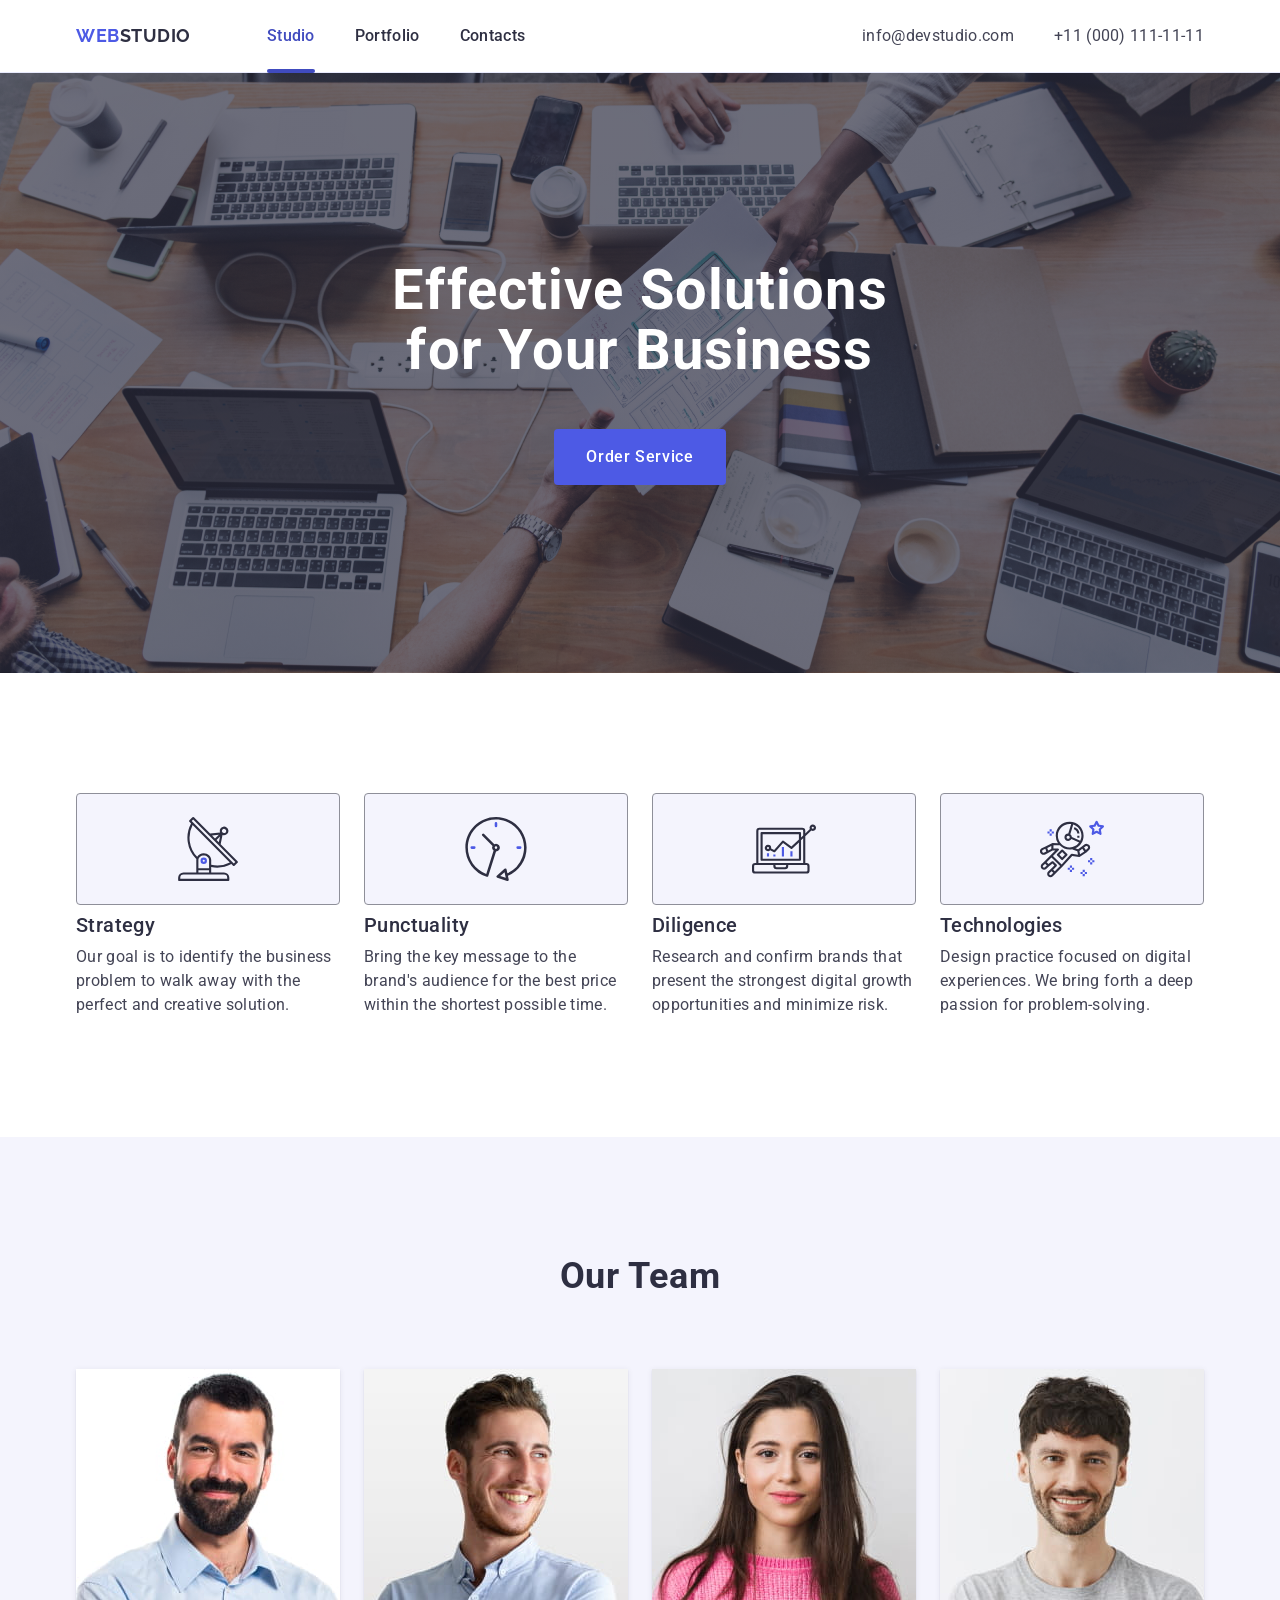
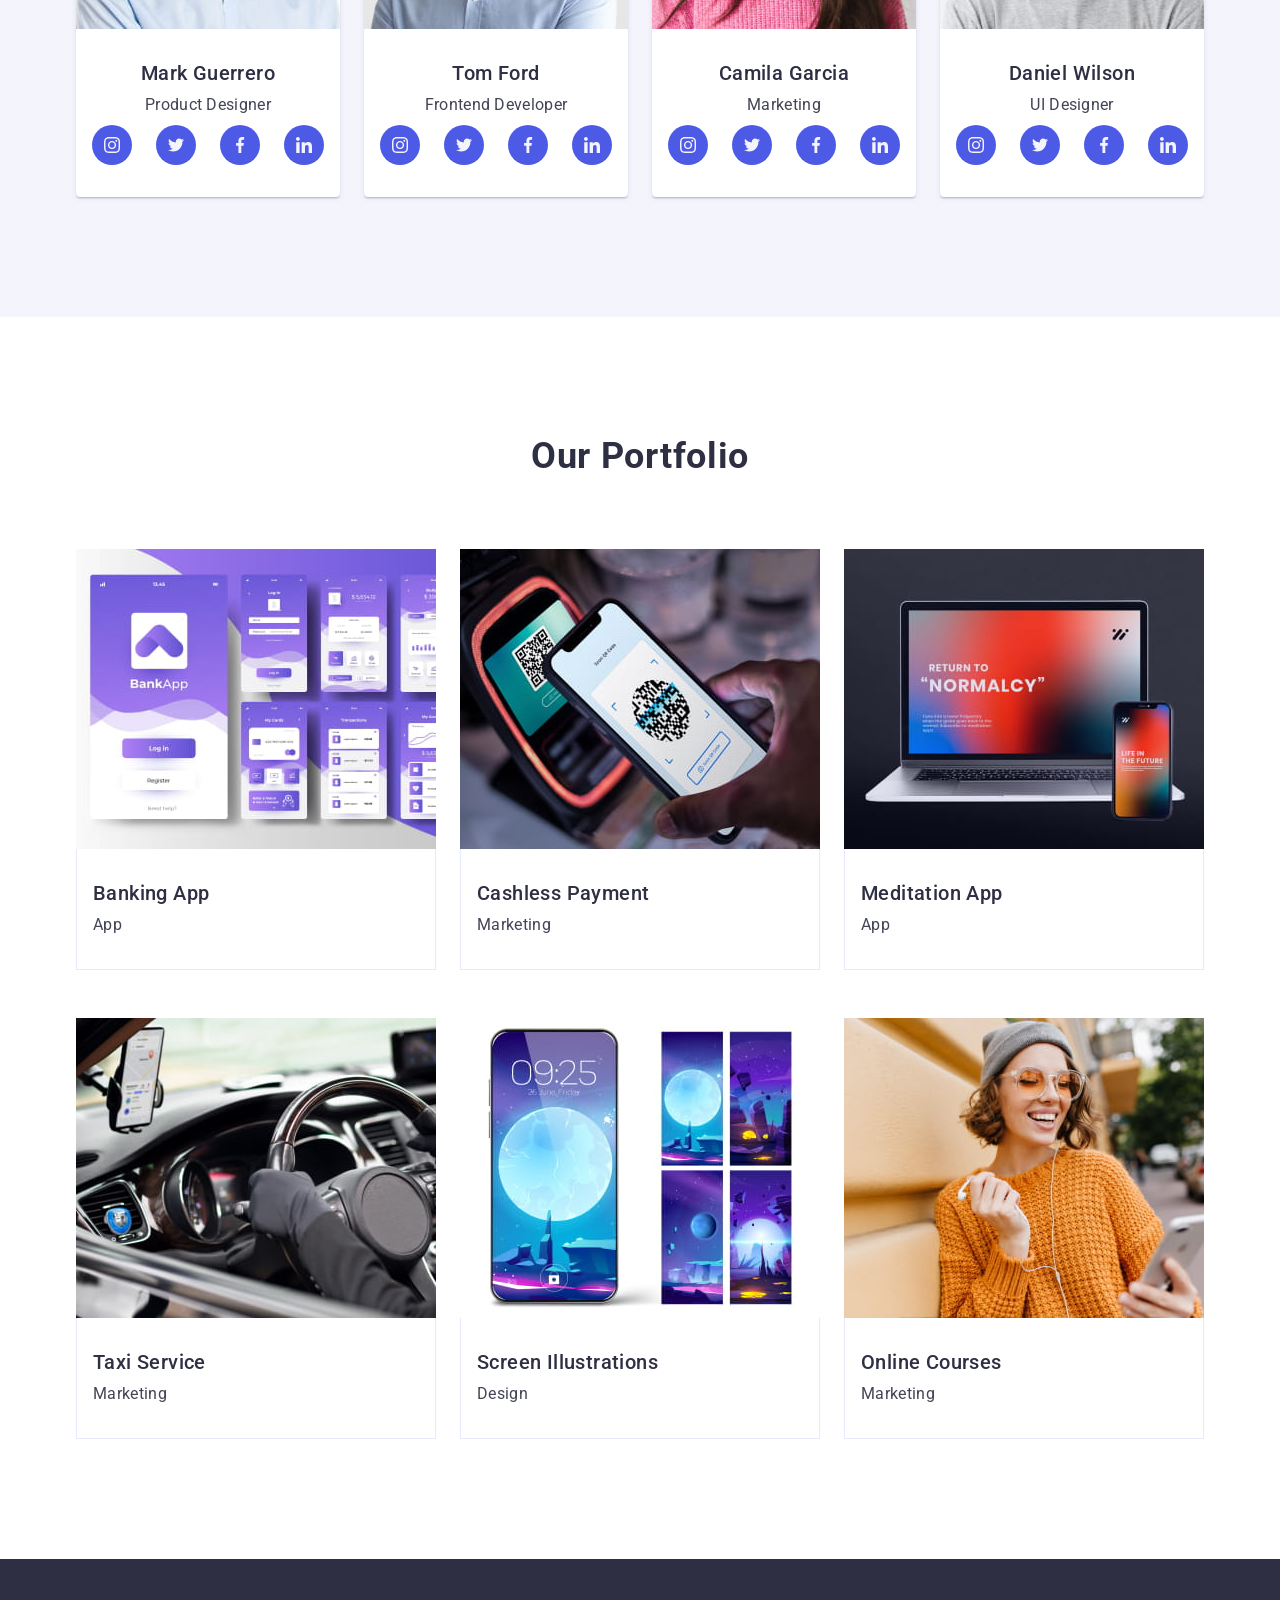
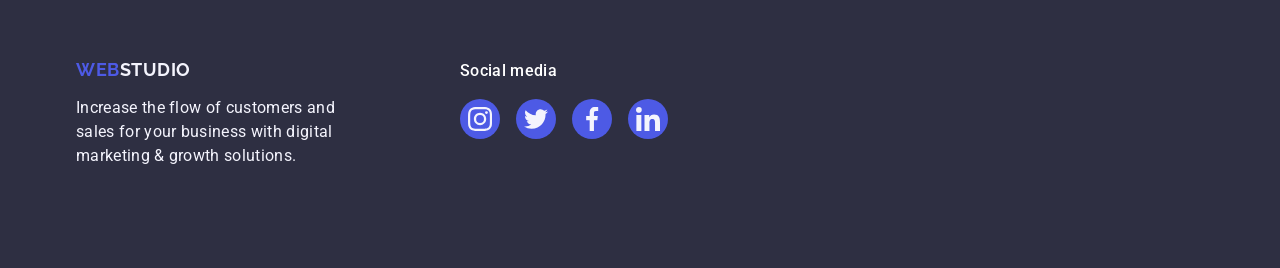
<file: index.html>
<!DOCTYPE html>
<html lang="en">
  <head>
    <meta charset="UTF-8" />
    <meta name="viewport" content="width=device-width, initial-scale=1.0" />
    <title>WebStudio</title>

    <link
      rel="stylesheet"
      href="https://cdn.jsdelivr.net/npm/modern-normalize@2.0.0/modern-normalize.min.css"
    />

    <link rel="stylesheet" href="./css/styles.css" />

    <link rel="preconnect" href="https://fonts.googleapis.com" />
    <link rel="preconnect" href="https://fonts.gstatic.com" crossorigin />
    <link
      href="https://fonts.googleapis.com/css2?family=Raleway:ital,wght@0,100..900;1,100..900&family=Roboto:wght@400;500;700&display=swap"
      rel="stylesheet"
    />
  </head>

  <body>
    <!-- Header -->
    <header class="header">
      <div class="container header-container">
        <nav class="header-nav">
          <a href="./index.html" class="logo header-logo"
            >Web<span class="logo-dark">Studio</span></a
          >
          <ul class="header-nav-list">
            <li class="header-nav-item">
              <a href="./index.html" class="header-nav-link active">Studio</a>
            </li>
            <li class="header-nav-item">
              <a href="" class="header-nav-link">Portfolio</a>
            </li>
            <li class="header-nav-item">
              <a href="" class="header-nav-link">Contacts</a>
            </li>
          </ul>
        </nav>
        <address class="header-adress">
          <ul class="header-adress-list">
            <li class="header-adress-item">
              <a
                class="header-adress-link"
                href="mailto:info@devstudio.com"
                target="_blank"
                rel="noopener noreferrer nofollow"
                >info@devstudio.com</a
              >
            </li>
            <li class="header-adress-item">
              <a
                class="header-adress-link"
                href="tel:+110001111111"
                target="_blank"
                rel="noopener noreferrer nofollow"
                >+11 (000) 111-11-11</a
              >
            </li>
          </ul>
        </address>
      </div>
    </header>

    <main>
      <!-- Hero -->
      <section class="hero">
        <div class="container hero-container">
          <h1 class="hero-title">Effective Solutions for Your Business</h1>
          <button type="button" class="btn hero-btn">Order Service</button>
        </div>
      </section>

      <!-- Values -->
      <section class="section values">
        <div class="container values-container">
          <h2 class="visually-hidden">Our Values</h2>
          <ul class="values-list">
            <li class="values-item">
              <div class="values-icon-box">
                <svg class="values-icon" width="64" height="64">
                  <use href="./images/icons.svg#strategy"></use>
                </svg>
              </div>
              <h3 class="values-item-title">Strategy</h3>
              <p class="values-item-caption">
                Our goal is to identify the business problem to walk away with
                the perfect and creative solution.
              </p>
            </li>
            <li class="values-item">
              <div class="values-icon-box">
                <svg class="values-icon" width="64" height="64">
                  <use href="./images/icons.svg#punctuality"></use>
                </svg>
              </div>
              <h3 class="values-item-title">Punctuality</h3>
              <p class="values-item-caption">
                Bring the key message to the brand's audience for the best price
                within the shortest possible time.
              </p>
            </li>
            <li class="values-item">
              <div class="values-icon-box">
                <svg class="values-icon" width="64" height="64">
                  <use href="./images/icons.svg#diligence"></use>
                </svg>
              </div>
              <h3 class="values-item-title">Diligence</h3>
              <p class="values-item-caption">
                Research and confirm brands that present the strongest digital
                growth opportunities and minimize risk.
              </p>
            </li>
            <li class="values-item">
              <div class="values-icon-box">
                <svg class="values-icon" width="64" height="64">
                  <use href="./images/icons.svg#technologies"></use>
                </svg>
              </div>
              <h3 class="values-item-title">Technologies</h3>
              <p class="values-item-caption">
                Design practice focused on digital experiences. We bring forth a
                deep passion for problem-solving.
              </p>
            </li>
          </ul>
        </div>
      </section>

      <!-- Team -->
      <section class="section team">
        <div class="container team-container">
          <h2 class="title team-title">Our Team</h2>

          <ul class="team-list">
            <li class="team-item">
              <img
                src="./images/team/img-01.jpg"
                alt="Team member Mark Guerrero"
                class="team-item-img"
                width="264"
                height="260"
              />
              <div class="team-item-caption">
                <h3 class="team-item-name">Mark Guerrero</h3>
                <p class="team-item-position">Product Designer</p>
                <ul class="team-item-socials">
                  <li class="team-item-social">
                    <a
                      href="https://www.instagram.com/"
                      class="team-item-link"
                      target="_blank"
                      aria-label="instagram"
                      rel="noopener noreferrer nofollow"
                    >
                      <svg class="team-item-icon" width="16" height="16">
                        <use href="./images/icons.svg#instagram"></use>
                      </svg>
                    </a>
                  </li>
                  <li class="team-item-social">
                    <a
                      href="https://www.twitter.com/"
                      class="team-item-link"
                      target="_blank"
                      aria-label="twitter"
                      rel="noopener noreferrer nofollow"
                    >
                      <svg class="team-item-icon" width="16" height="16">
                        <use href="./images/icons.svg#twitter"></use>
                      </svg>
                    </a>
                  </li>
                  <li class="team-item-social">
                    <a
                      href="https://www.facebook.com/"
                      class="team-item-link"
                      target="_blank"
                      aria-label="facebook"
                      rel="noopener noreferrer nofollow"
                    >
                      <svg class="team-item-icon" width="16" height="16">
                        <use href="./images/icons.svg#facebook"></use>
                      </svg>
                    </a>
                  </li>
                  <li class="team-item-social">
                    <a
                      href="https://www.linkedin.com/"
                      class="team-item-link"
                      target="_blank"
                      aria-label="linkedin"
                      rel="noopener noreferrer nofollow"
                    >
                      <svg class="team-item-icon" width="16" height="16">
                        <use href="./images/icons.svg#linkedin"></use>
                      </svg>
                    </a>
                  </li>
                </ul>
              </div>
            </li>

            <li class="team-item">
              <img
                src="./images/team/img-02.jpg"
                alt="Team member Tom Ford"
                class="team-item-img"
                width="264"
                height="260"
              />
              <div class="team-item-caption">
                <h3 class="team-item-name">Tom Ford</h3>
                <p class="team-item-position">Frontend Developer</p>
                <ul class="team-item-socials">
                  <li class="team-item-social">
                    <a
                      href="https://www.instagram.com/"
                      class="team-item-link"
                      target="_blank"
                      aria-label="instagram"
                      rel="noopener noreferrer nofollow"
                    >
                      <svg class="team-item-icon" width="16" height="16">
                        <use href="./images/icons.svg#instagram"></use>
                      </svg>
                    </a>
                  </li>
                  <li class="team-item-social">
                    <a
                      href="https://www.twitter.com/"
                      class="team-item-link"
                      target="_blank"
                      aria-label="twitter"
                      rel="noopener noreferrer nofollow"
                    >
                      <svg class="team-item-icon" width="16" height="16">
                        <use href="./images/icons.svg#twitter"></use>
                      </svg>
                    </a>
                  </li>
                  <li class="team-item-social">
                    <a
                      href="https://www.facebook.com/"
                      class="team-item-link"
                      target="_blank"
                      aria-label="facebook"
                      rel="noopener noreferrer nofollow"
                    >
                      <svg class="team-item-icon" width="16" height="16">
                        <use href="./images/icons.svg#facebook"></use>
                      </svg>
                    </a>
                  </li>
                  <li class="team-item-social">
                    <a
                      href="https://www.linkedin.com/"
                      class="team-item-link"
                      target="_blank"
                      aria-label="linkedin"
                      rel="noopener noreferrer nofollow"
                    >
                      <svg class="team-item-icon" width="16" height="16">
                        <use href="./images/icons.svg#linkedin"></use>
                      </svg>
                    </a>
                  </li>
                </ul>
              </div>
            </li>

            <li class="team-item">
              <img
                src="./images/team/img-03.jpg"
                alt="Team member Camila Garcia"
                class="team-item-img"
                width="264"
                height="260"
              />
              <div class="team-item-caption">
                <h3 class="team-item-name">Camila Garcia</h3>
                <p class="team-item-position">Marketing</p>
                <ul class="team-item-socials">
                  <li class="team-item-social">
                    <a
                      href="https://www.instagram.com/"
                      class="team-item-link"
                      target="_blank"
                      aria-label="instagram"
                      rel="noopener noreferrer nofollow"
                    >
                      <svg class="team-item-icon" width="16" height="16">
                        <use href="./images/icons.svg#instagram"></use>
                      </svg>
                    </a>
                  </li>
                  <li class="team-item-social">
                    <a
                      href="https://www.twitter.com/"
                      class="team-item-link"
                      target="_blank"
                      aria-label="twitter"
                      rel="noopener noreferrer nofollow"
                    >
                      <svg class="team-item-icon" width="16" height="16">
                        <use href="./images/icons.svg#twitter"></use>
                      </svg>
                    </a>
                  </li>
                  <li class="team-item-social">
                    <a
                      href="https://www.facebook.com/"
                      class="team-item-link"
                      target="_blank"
                      aria-label="facebook"
                      rel="noopener noreferrer nofollow"
                    >
                      <svg class="team-item-icon" width="16" height="16">
                        <use href="./images/icons.svg#facebook"></use>
                      </svg>
                    </a>
                  </li>
                  <li class="team-item-social">
                    <a
                      href="https://www.linkedin.com/"
                      class="team-item-link"
                      target="_blank"
                      aria-label="linkedin"
                      rel="noopener noreferrer nofollow"
                    >
                      <svg class="team-item-icon" width="16" height="16">
                        <use href="./images/icons.svg#linkedin"></use>
                      </svg>
                    </a>
                  </li>
                </ul>
              </div>
            </li>

            <li class="team-item">
              <img
                src="./images/team/img-04.jpg"
                alt="Team member Daniel Wilson"
                class="team-item-img"
                width="264"
                height="260"
              />
              <div class="team-item-caption">
                <h3 class="team-item-name">Daniel Wilson</h3>
                <p class="team-item-position">UI Designer</p>
                <ul class="team-item-socials">
                  <li class="team-item-social">
                    <a
                      href="https://www.instagram.com/"
                      class="team-item-link"
                      target="_blank"
                      aria-label="instagram"
                      rel="noopener noreferrer nofollow"
                    >
                      <svg class="team-item-icon" width="16" height="16">
                        <use href="./images/icons.svg#instagram"></use>
                      </svg>
                    </a>
                  </li>
                  <li class="team-item-social">
                    <a
                      href="https://www.twitter.com/"
                      class="team-item-link"
                      target="_blank"
                      aria-label="twitter"
                      rel="noopener noreferrer nofollow"
                    >
                      <svg class="team-item-icon" width="16" height="16">
                        <use href="./images/icons.svg#twitter"></use>
                      </svg>
                    </a>
                  </li>
                  <li class="team-item-social">
                    <a
                      href="https://www.facebook.com/"
                      class="team-item-link"
                      target="_blank"
                      aria-label="facebook"
                      rel="noopener noreferrer nofollow"
                    >
                      <svg class="team-item-icon" width="16" height="16">
                        <use href="./images/icons.svg#facebook"></use>
                      </svg>
                    </a>
                  </li>
                  <li class="team-item-social">
                    <a
                      href="https://www.linkedin.com/"
                      class="team-item-link"
                      target="_blank"
                      aria-label="linkedin"
                      rel="noopener noreferrer nofollow"
                    >
                      <svg class="team-item-icon" width="16" height="16">
                        <use href="./images/icons.svg#linkedin"></use>
                      </svg>
                    </a>
                  </li>
                </ul>
              </div>
            </li>
          </ul>
        </div>
      </section>

      <!-- Portfolio -->
      <section class="section portfolio">
        <div class="container portfolio-container">
          <h2 class="title portfolio-title">Our Portfolio</h2>

          <ul class="portfolio-list">
            <li class="portfolio-item">
              <div class="portfolio-img-box">
                <img
                  src="./images/portfolio/img-01.jpg"
                  alt="A series of user interface screens for a mobile banking application named 'BankApp.' The screens feature a purple and white color scheme and display various functionalities including the main screen with login and register options, a log in screen with fields for name and password, a dashboard showing the user's balance, a screen for managing cards, a transactions list, and an accounts screen with a graph of account activity."
                  class="portfolio-image"
                  width="360"
                  height="300"
                />

                <p class="portfolio-img-overlay">
                  14 Stylish and User-Friendly App Design Concepts · Task
                  Manager App · Calorie Tracker App · Exotic Fruit Ecommerce App
                  · Cloud Storage App
                </p>
              </div>

              <div class="portfolio-caption">
                <h3 class="portfolio-subtitle">Banking App</h3>
                <p class="portfolio-desc">App</p>
              </div>
            </li>

            <li class="portfolio-item">
              <div class="portfolio-img-box">
                <img
                  src="./images/portfolio/img-02.jpg"
                  alt="A person holding a smartphone with a QR code scanning application open. The phone screen shows a QR code being scanned, with a blue line indicating the scanning process. In the background, there's a payment terminal displaying another QR code on its screen."
                  class="portfolio-image"
                  width="360"
                  height="300"
                />

                <p class="portfolio-img-overlay">
                  14 Stylish and User-Friendly App Design Concepts · Task
                  Manager App · Calorie Tracker App · Exotic Fruit Ecommerce App
                  · Cloud Storage App
                </p>
              </div>

              <div class="portfolio-caption">
                <h3 class="portfolio-subtitle">Cashless Payment</h3>
                <p class="portfolio-desc">Marketing</p>
              </div>
            </li>

            <li class="portfolio-item">
              <div class="portfolio-img-box">
                <img
                  src="./images/portfolio/img-03.jpg"
                  alt="A laptop and a smartphone side by side, both displaying the same website, adapted to fit each device's screen."
                  class="portfolio-image"
                  width="360"
                  height="300"
                />

                <p class="portfolio-img-overlay">
                  14 Stylish and User-Friendly App Design Concepts · Task
                  Manager App · Calorie Tracker App · Exotic Fruit Ecommerce App
                  · Cloud Storage App
                </p>
              </div>

              <div class="portfolio-caption">
                <h3 class="portfolio-subtitle">Meditation App</h3>
                <p class="portfolio-desc">App</p>
              </div>
            </li>

            <li class="portfolio-item">
              <div class="portfolio-img-box">
                <img
                  src="./images/portfolio/img-04.jpg"
                  alt="The image shows the interior of a car with a focus on the steering wheel and dashboard. A person wearing gloves is holding the steering wheel. Mounted on the dashboard is a smartphone displaying a navigation application, showing a map and directions. The navigation app on the phone is the key element, indicating the driver is relying on it for guidance. The dashboard also features a speedometer and other controls."
                  class="portfolio-image"
                  width="360"
                  height="300"
                />

                <p class="portfolio-img-overlay">
                  14 Stylish and User-Friendly App Design Concepts · Task
                  Manager App · Calorie Tracker App · Exotic Fruit Ecommerce App
                  · Cloud Storage App
                </p>
              </div>

              <div class="portfolio-caption">
                <h3 class="portfolio-subtitle">Taxi Service</h3>
                <p class="portfolio-desc">Marketing</p>
              </div>
            </li>

            <li class="portfolio-item">
              <div class="portfolio-img-box">
                <img
                  src="./images/portfolio/img-05.jpg"
                  alt="A smartphone with a vibrant and futuristic lock screen display. The lock screen shows a large, glowing moon or planet in a blue and purple night sky with stars, surrounded by abstract rock formations and an otherworldly landscape. The time is displayed as 09:25, and the date is 25 June, Friday. To the right of the smartphone are four vertical panels, each depicting different scenes of similar otherworldly landscapes, including glowing moons, rock formations, and reflective water surfaces."
                  class="portfolio-image"
                  width="360"
                  height="300"
                />

                <p class="portfolio-img-overlay">
                  14 Stylish and User-Friendly App Design Concepts · Task
                  Manager App · Calorie Tracker App · Exotic Fruit Ecommerce App
                  · Cloud Storage App
                </p>
              </div>

              <div class="portfolio-caption">
                <h3 class="portfolio-subtitle">Screen Illustrations</h3>
                <p class="portfolio-desc">Design</p>
              </div>
            </li>

            <li class="portfolio-item">
              <div class="portfolio-img-box">
                <img
                  src="./images/portfolio/img-06.jpg"
                  alt="A person wearing a gray beanie and an orange knitted sweater, holding a smartphone in one hand and an earbud in the other. The person is standing against a yellow wall on a street. The background includes blurred elements like trees and buildings, indicating an outdoor urban setting. The person appears to be engaged with the smartphone."
                  class="portfolio-image"
                  width="360"
                  height="300"
                />

                <p class="portfolio-img-overlay">
                  14 Stylish and User-Friendly App Design Concepts · Task
                  Manager App · Calorie Tracker App · Exotic Fruit Ecommerce App
                  · Cloud Storage App
                </p>
              </div>

              <div class="portfolio-caption">
                <h3 class="portfolio-subtitle">Online Courses</h3>
                <p class="portfolio-desc">Marketing</p>
              </div>
            </li>
          </ul>
        </div>
      </section>
    </main>

    <!-- Footer -->
    <footer class="footer">
      <div class="container footer-container">
        <div class="footer-info">
          <a href="/" class="logo footer-logo"
            >Web<span class="logo-light">Studio</span></a
          >

          <p class="footer-desc">
            Increase the flow of customers and sales for your business with
            digital marketing & growth solutions.
          </p>
        </div>

        <div class="footer-socials">
          <p class="footer-socials-title">Social media</p>

          <ul class="footer-socials-list">
            <li class="footer-socials-item">
              <a
                href="https://www.instagram.com/"
                class="footer-socials-link"
                target="_blank"
                aria-label="instagram"
                rel="noopener noreferrer nofollow"
              >
                <svg class="footer-socials-icon" width="24" height="24">
                  <use href="./images/icons.svg#instagram"></use>
                </svg>
              </a>
            </li>
            <li class="footer-socials-item">
              <a
                href="https://www.twitter.com/"
                class="footer-socials-link"
                target="_blank"
                aria-label="twitter"
                rel="noopener noreferrer nofollow"
              >
                <svg class="footer-socials-icon" width="24" height="24">
                  <use href="./images/icons.svg#twitter"></use>
                </svg>
              </a>
            </li>
            <li class="footer-socials-item">
              <a
                href="https://www.facebook.com/"
                class="footer-socials-link"
                target="_blank"
                aria-label="facebook"
                rel="noopener noreferrer nofollow"
              >
                <svg class="footer-socials-icon" width="24" height="24">
                  <use href="./images/icons.svg#facebook"></use>
                </svg>
              </a>
            </li>
            <li class="footer-socials-item">
              <a
                href="https://www.linkedin.com/"
                class="footer-socials-link"
                target="_blank"
                aria-label="linkedin"
                rel="noopener noreferrer nofollow"
              >
                <svg class="footer-socials-icon" width="24" height="24">
                  <use href="./images/icons.svg#linkedin"></use>
                </svg>
              </a>
            </li>
          </ul>
        </div>
      </div>
    </footer>
  </body>
</html>
</file>
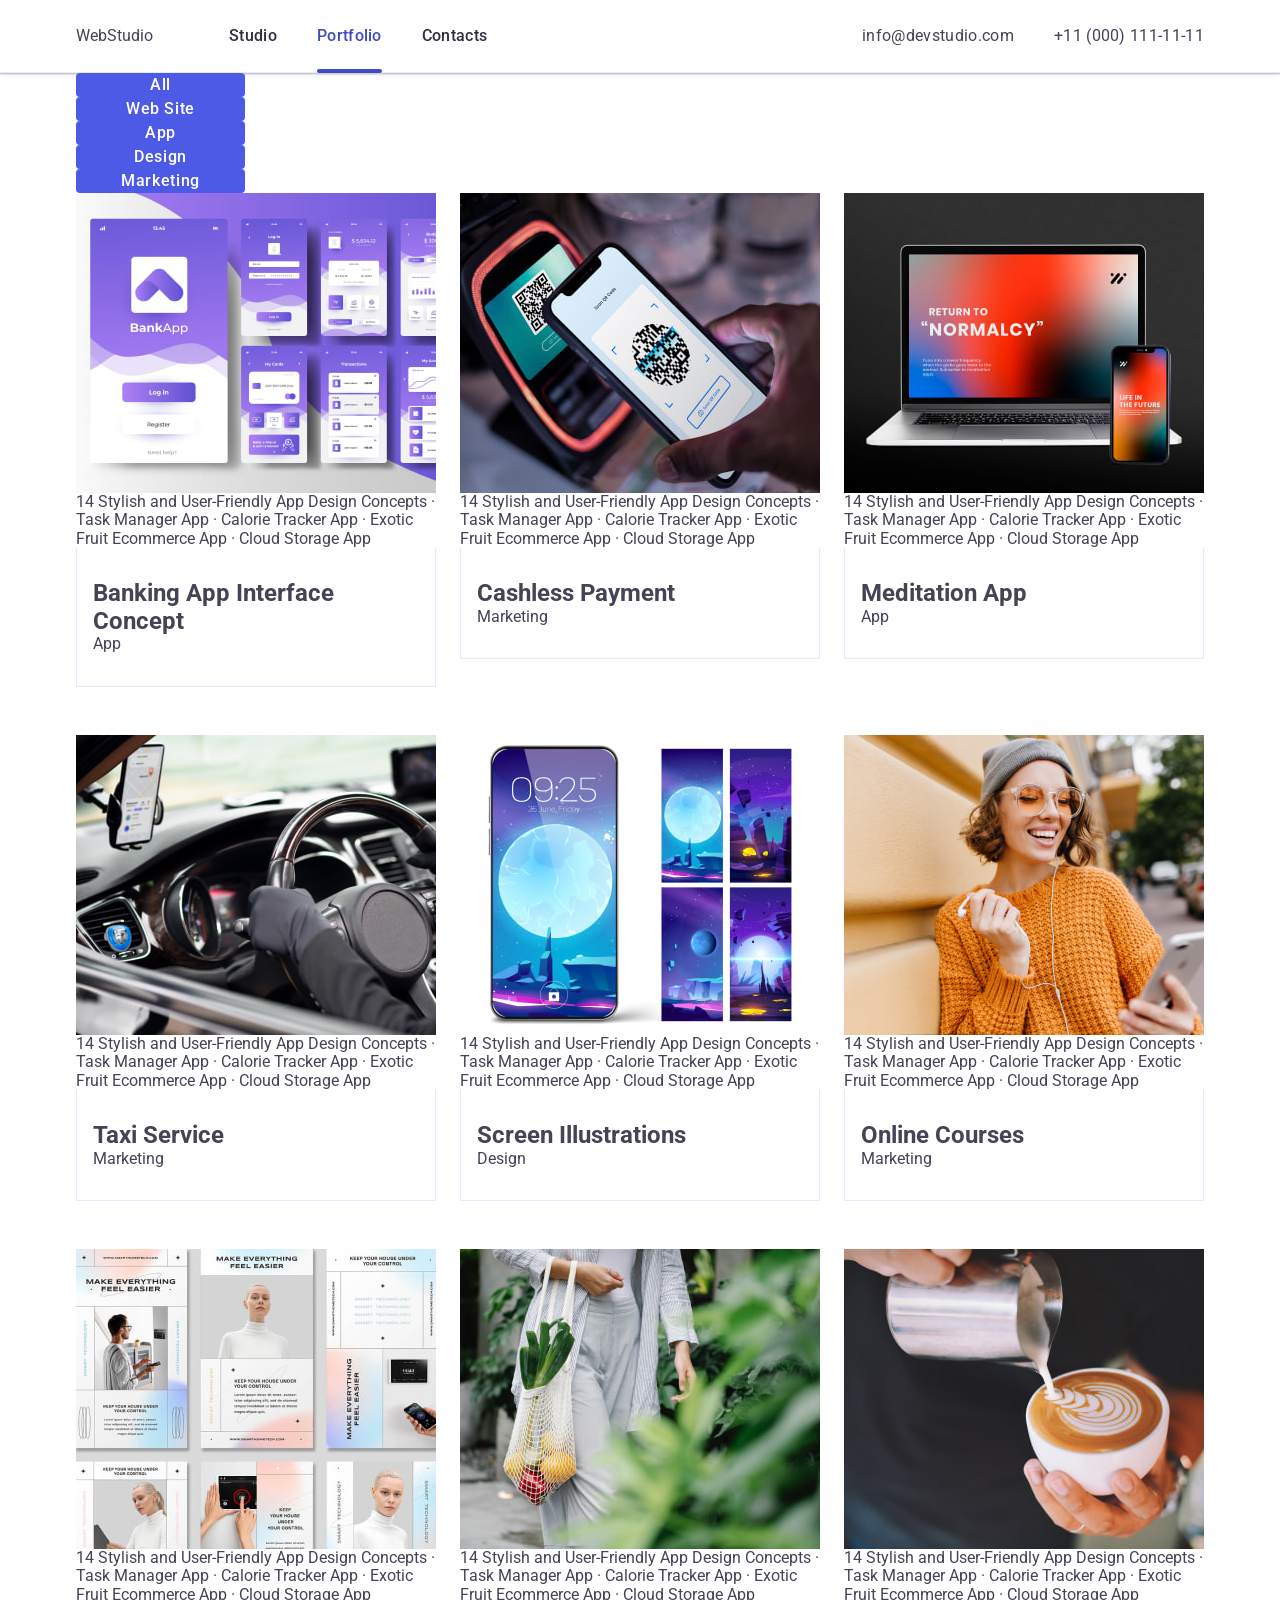
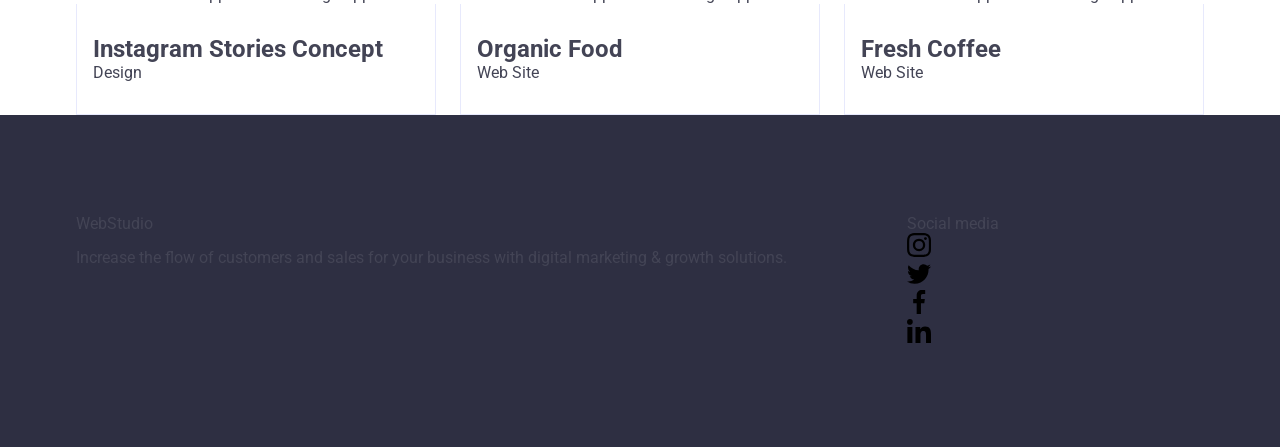
<file: portfolio.html>
<!DOCTYPE html>
<html lang="en">
  <head>
    <meta charset="UTF-8" />
    <meta http-equiv="X-UA-Compatible" content="IE=edge" />
    <meta name="viewport" content="width=device-width, initial-scale=1.0" />
    <meta name="description" content="Effective Solutions for Your Business" />

    <!-- User fonts -->
    <link rel="preconnect" href="https://fonts.googleapis.com" />
    <link rel="preconnect" href="https://fonts.gstatic.com" crossorigin />
    <link
      href="https://fonts.googleapis.com/css2?family=Raleway:wght@800&family=Roboto:wght@400;500;700;900&display=swap"
      rel="stylesheet"
    />

    <!-- Normailzer -->
    <link
      rel="stylesheet"
      href="https://cdn.jsdelivr.net/npm/modern-normalize@1.1.0/modern-normalize.min.css"
    />

    <!-- User styles -->
    <link rel="stylesheet" href="./css/styles.css" />
    <title>WebStudio</title>
  </head>

  <body>
    <!-- Header section-->
    <header class="header">
      <div class="header-container container">
        <nav class="header-nav">
          <!-- Logo -->
          <a class="header-logo link" href="./index.html"
            >Web<span class="header-logo-accent">Studio</span></a
          >
          <!-- Menu -->
          <ul class="header-nav-list list">
            <li class="header-nav-item">
              <a class="header-nav-link link" href="./index.html">Studio</a>
            </li>
            <li class="header-nav-item">
              <a class="header-nav-link active link" href="./portfolio.html"
                >Portfolio</a
              >
            </li>
            <li class="header-nav-item">
              <a class="header-nav-link link" href="">Contacts</a>
            </li>
          </ul>
        </nav>
        <!-- Contacts -->
        <address class="header-adress">
          <ul class="header-adress-list list">
            <li class="header-adress-item">
              <a
                class="header-adress-link link"
                href="mailto:info@devstudio.com"
                >info@devstudio.com</a
              >
            </li>
            <li class="header-adress-item">
              <a class="header-adress-link link" href="tel:+110001111111"
                >+11 (000) 111-11-11</a
              >
            </li>
          </ul>
        </address>
      </div>
    </header>

    <main>
      <!-- Portfolio section -->
      <section class="portfolio">
        <div class="portfolio-container container">
          <h1 class="portfolio-title visually-hidden">Our portfolio</h1>

          <!-- Filter -->
          <ul class="filter-list list">
            <li class="filter-item">
              <button class="filter-btn btn" type="button">All</button>
            </li>
            <li class="filter-item">
              <button class="filter-btn btn" type="button">Web Site</button>
            </li>
            <li class="filter-item">
              <button class="filter-btn btn" type="button">App</button>
            </li>
            <li class="filter-item">
              <button class="filter-btn btn" type="button">Design</button>
            </li>
            <li class="filter-item">
              <button class="filter-btn btn" type="button">Marketing</button>
            </li>
          </ul>

          <!-- Cases -->
          <ul class="portfolio-list list card-set">
            <!-- 1 -->
            <li class="portfolio-item card-set-item">
              <a class="portfolio-link link" href="">
                <div class="portfolio-overlay">
                  <!-- Image -->
                  <img
                    class="portfolio-img"
                    src="./images/portfolio/img-1.jpg"
                    alt="Banking app interface concept"
                    width="360"
                    height="300"
                  />
                  <!-- Overlay -->
                  <p class="portfolio-overlay-description">
                    14 Stylish and User-Friendly App Design Concepts · Task
                    Manager App · Calorie Tracker App · Exotic Fruit Ecommerce
                    App · Cloud Storage App
                  </p>
                </div>

                <!-- Caption -->
                <div class="portfolio-caption">
                  <h2 class="portfolio-item-title">
                    Banking App Interface Concept
                  </h2>
                  <p class="portfolio-item-text">App</p>
                </div>
              </a>
            </li>

            <!-- 2 -->
            <li class="portfolio-item card-set-item">
              <a class="portfolio-link link" href="">
                <div class="portfolio-overlay">
                  <!-- Image -->
                  <img
                    class="portfolio-img"
                    src="./images/portfolio/img-2.jpg"
                    alt="Banking app interface concept"
                    width="360"
                    height="300"
                  />
                  <!-- Overlay -->
                  <p class="portfolio-overlay-description">
                    14 Stylish and User-Friendly App Design Concepts · Task
                    Manager App · Calorie Tracker App · Exotic Fruit Ecommerce
                    App · Cloud Storage App
                  </p>
                </div>

                <!-- Caption -->
                <div class="portfolio-caption">
                  <h2 class="portfolio-item-title">Cashless Payment</h2>
                  <p class="portfolio-item-text">Marketing</p>
                </div>
              </a>
            </li>

            <!-- 3 -->
            <li class="portfolio-item card-set-item">
              <a class="portfolio-link link" href="">
                <div class="portfolio-overlay">
                  <!-- Image -->
                  <img
                    class="portfolio-img"
                    src="./images/portfolio/img-3.jpg"
                    alt="Banking app interface concept"
                    width="360"
                    height="300"
                  />
                  <!-- Overlay -->
                  <p class="portfolio-overlay-description">
                    14 Stylish and User-Friendly App Design Concepts · Task
                    Manager App · Calorie Tracker App · Exotic Fruit Ecommerce
                    App · Cloud Storage App
                  </p>
                </div>

                <!-- Caption -->
                <div class="portfolio-caption">
                  <h2 class="portfolio-item-title">Meditation App</h2>
                  <p class="portfolio-item-text">App</p>
                </div>
              </a>
            </li>

            <!-- 4 -->
            <li class="portfolio-item card-set-item">
              <a class="portfolio-link link" href="">
                <div class="portfolio-overlay">
                  <!-- Image -->
                  <img
                    class="portfolio-img"
                    src="./images/portfolio/img-4.jpg"
                    alt="Banking app interface concept"
                    width="360"
                    height="300"
                  />
                  <!-- Overlay -->
                  <p class="portfolio-overlay-description">
                    14 Stylish and User-Friendly App Design Concepts · Task
                    Manager App · Calorie Tracker App · Exotic Fruit Ecommerce
                    App · Cloud Storage App
                  </p>
                </div>

                <!-- Caption -->
                <div class="portfolio-caption">
                  <h2 class="portfolio-item-title">Taxi Service</h2>
                  <p class="portfolio-item-text">Marketing</p>
                </div>
              </a>
            </li>

            <!-- 5 -->
            <li class="portfolio-item card-set-item">
              <a class="portfolio-link link" href="">
                <div class="portfolio-overlay">
                  <!-- Image -->
                  <img
                    class="portfolio-img"
                    src="./images/portfolio/img-5.jpg"
                    alt="Banking app interface concept"
                    width="360"
                    height="300"
                  />
                  <!-- Overlay -->
                  <p class="portfolio-overlay-description">
                    14 Stylish and User-Friendly App Design Concepts · Task
                    Manager App · Calorie Tracker App · Exotic Fruit Ecommerce
                    App · Cloud Storage App
                  </p>
                </div>

                <!-- Caption -->
                <div class="portfolio-caption">
                  <h2 class="portfolio-item-title">Screen Illustrations</h2>
                  <p class="portfolio-item-text">Design</p>
                </div>
              </a>
            </li>

            <!-- 6 -->
            <li class="portfolio-item card-set-item">
              <a class="portfolio-link link" href="">
                <div class="portfolio-overlay">
                  <!-- Image -->
                  <img
                    class="portfolio-img"
                    src="./images/portfolio/img-6.jpg"
                    alt="Banking app interface concept"
                    width="360"
                    height="300"
                  />
                  <!-- Overlay -->
                  <p class="portfolio-overlay-description">
                    14 Stylish and User-Friendly App Design Concepts · Task
                    Manager App · Calorie Tracker App · Exotic Fruit Ecommerce
                    App · Cloud Storage App
                  </p>
                </div>

                <!-- Caption -->
                <div class="portfolio-caption">
                  <h2 class="portfolio-item-title">Online Courses</h2>
                  <p class="portfolio-item-text">Marketing</p>
                </div>
              </a>
            </li>

            <!-- 7 -->
            <li class="portfolio-item card-set-item">
              <a class="portfolio-link link" href="">
                <div class="portfolio-overlay">
                  <!-- Image -->
                  <img
                    class="portfolio-img"
                    src="./images/portfolio/img-7.jpg"
                    alt="Banking app interface concept"
                    width="360"
                    height="300"
                  />
                  <!-- Overlay -->
                  <p class="portfolio-overlay-description">
                    14 Stylish and User-Friendly App Design Concepts · Task
                    Manager App · Calorie Tracker App · Exotic Fruit Ecommerce
                    App · Cloud Storage App
                  </p>
                </div>

                <!-- Caption -->
                <div class="portfolio-caption">
                  <h2 class="portfolio-item-title">
                    Instagram Stories Concept
                  </h2>
                  <p class="portfolio-item-text">Design</p>
                </div>
              </a>
            </li>

            <!-- 8 -->
            <li class="portfolio-item card-set-item">
              <a class="portfolio-link link" href="">
                <div class="portfolio-overlay">
                  <!-- Image -->
                  <img
                    class="portfolio-img"
                    src="./images/portfolio/img-8.jpg"
                    alt="Banking app interface concept"
                    width="360"
                    height="300"
                  />
                  <!-- Overlay -->
                  <p class="portfolio-overlay-description">
                    14 Stylish and User-Friendly App Design Concepts · Task
                    Manager App · Calorie Tracker App · Exotic Fruit Ecommerce
                    App · Cloud Storage App
                  </p>
                </div>

                <!-- Caption -->
                <div class="portfolio-caption">
                  <h2 class="portfolio-item-title">Organic Food</h2>
                  <p class="portfolio-item-text">Web Site</p>
                </div>
              </a>
            </li>

            <!-- 9 -->
            <li class="portfolio-item card-set-item">
              <a class="portfolio-link link" href="">
                <div class="portfolio-overlay">
                  <!-- Image -->
                  <img
                    class="portfolio-img"
                    src="./images/portfolio/img-9.jpg"
                    alt="Banking app interface concept"
                    width="360"
                    height="300"
                  />
                  <!-- Overlay -->
                  <p class="portfolio-overlay-description">
                    14 Stylish and User-Friendly App Design Concepts · Task
                    Manager App · Calorie Tracker App · Exotic Fruit Ecommerce
                    App · Cloud Storage App
                  </p>
                </div>

                <!-- Caption -->
                <div class="portfolio-caption">
                  <h2 class="portfolio-item-title">Fresh Coffee</h2>
                  <p class="portfolio-item-text">Web Site</p>
                </div>
              </a>
            </li>
          </ul>
        </div>
      </section>
    </main>

    <!-- Footer section -->
    <footer class="footer">
      <div class="footer-container container">
        <div class="footer-info">
          <a class="footer-logo link" href="./index.html"
            >Web<span class="footer-logo-accent">Studio</span></a
          >
          <p class="footer-text">
            Increase the flow of customers and sales for your business with
            digital marketing & growth solutions.
          </p>
        </div>
        <div class="footer-contacts">
          <p class="footer-contacts-title">Social media</p>
          <ul class="footer-contacts-list list card-set">
            <li class="footer-contacts-items card-set-item">
              <a href="" class="footer-contacts-link link">
                <svg class="footer-contacts-logo" width="24" height="24">
                  <use href="./images/icons.svg#instagram"></use>
                </svg>
              </a>
            </li>
            <li class="footer-contacts-items card-set-item">
              <a href="" class="footer-contacts-link link">
                <svg class="footer-contacts-logo" width="24" height="24">
                  <use href="./images/icons.svg#twitter"></use>
                </svg>
              </a>
            </li>
            <li class="footer-contacts-items card-set-item">
              <a href="" class="footer-contacts-link link">
                <svg class="footer-contacts-logo" width="24" height="24">
                  <use href="./images/icons.svg#facebook"></use>
                </svg>
              </a>
            </li>
            <li class="footer-contacts-items card-set-item">
              <a href="" class="footer-contacts-link link">
                <svg class="footer-contacts-logo" width="24" height="24">
                  <use href="./images/icons.svg#linkedin"></use>
                </svg>
              </a>
            </li>
          </ul>
        </div>
      </div>
    </footer>
  </body>
</html>
</file>
<file: css/styles.css>
/* #region Global */

:root {
  /* Color Variables */
  --cl-iris: 77, 90, 229; /* #4d5ae5 */
  --cl-ocean: 64, 75, 191; /* #404bbf */
  --cl-navy-blue: 46, 47, 66; /* #2e2f42 */
  --cl-green: 49, 208, 170; /* #31d0aa */
  --cl-slate: 67, 68, 85; /* #434455 */
  --cl-light-slate: 142, 143, 153; /* #8e8f99 */
  --cl-cornflower: 231, 233, 252; /* #e7e9fc */
  --cl-cloud: 244, 244, 253; /* #f4f4fd */
  --cl-dairy-fcfcfc: 252, 252, 252; /* #fcfcfc */
  --cl-white: 255, 255, 255; /* #ffffff */

  /* Animation */
  --transition-hover-focus: 250ms cubic-bezier(0.4, 0, 0.2, 1);
  /* --transition-hover-focus: 2000ms cubic-bezier(0.4, 0, 0.2, 1); */
}

* {
  margin: 0;
  padding: 0;
  box-sizing: border-box;
}

body {
  font-family: 'Roboto', sans-serif;

  color: rgb(var(--cl-slate));
  background-color: rgb(var(--cl-white));
}

button {
  cursor: pointer;
  border: none;
}

a {
  display: inline-block;
  text-decoration: none;
  color: inherit;
}

ul,
ol {
  list-style: none;
}

address {
  font-style: normal;
}

img {
  display: block;
  max-width: 100%;
  height: auto;
}

/* #endregion */

/* #region Common */

.visually-hidden {
  position: absolute;
  width: 1px;
  height: 1px;
  margin: -1px;
  border: 0;
  padding: 0;
  white-space: nowrap;
  clip-path: inset(100%);
  clip: rect(0 0 0 0);
  overflow: hidden;
}

.section {
  padding: 120px 0;
}

.container {
  width: 1158px;
  margin: 0 auto;
  padding: 0 15px;
}

.title {
  margin-bottom: 72px;

  text-align: center;
  text-transform: capitalize;

  font-size: 36px;
  line-height: 1.11;
  letter-spacing: 0.02em;

  color: rgb(var(--cl-navy-blue));
}

.logo {
  display: inline-block;

  font-family: 'Raleway', sans-serif;
  font-size: 18px;
  font-weight: 700;
  line-height: 1.17;
  letter-spacing: 0.03em;
  text-transform: uppercase;
  color: rgb(var(--cl-iris));
}

.logo-dark {
  color: rgb(var(--cl-navy-blue));
}

.logo-light {
  color: rgb(var(--cl-cloud));
}

.btn {
  min-width: 169px;
  border-radius: 4px;

  font-weight: 500;
  line-height: 1.5;
  letter-spacing: 0.04em;

  color: rgb(var(--cl-white));

  background: rgb(var(--cl-iris));

  transition: background-color var(--transition-hover-focus);
}

.btn:hover,
.btn:focus {
  background-color: rgb(var(--cl-ocean));
}

/* #endregion */

/* #region Layout: Header */

.header {
  border-bottom: 1px solid rgb(var(--cl-cornflower));
  box-shadow: 0px 2px 1px 0px rgba(46, 47, 66, 0.08),
    0px 1px 1px 0px rgba(46, 47, 66, 0.16),
    0px 1px 6px 0px rgba(46, 47, 66, 0.08);
}

.header-container {
  display: flex;
  justify-content: space-between;
}

.header-nav {
  display: flex;
  align-items: center;
}

.header-logo {
  margin-right: 76px;
}

.header-nav-list {
  display: flex;
  gap: 40px;
}

.header-nav-item {
}

.header-nav-link {
  position: relative;

  padding: 24px 0;

  font-weight: 500;
  line-height: 1.5;
  letter-spacing: 0.02em;

  color: rgb(var(--cl-navy-blue));

  transition: color var(--transition-hover-focus);
}

.header-nav-link.active {
  color: rgb(var(--cl-ocean));
}

.header-nav-link.active::after {
  content: '';
  display: block;
  width: 100%;
  height: 4px;

  position: absolute;
  left: 0;
  bottom: -1px;

  border-radius: 2px;
  background: rgb(var(--cl-ocean));
}

.header-nav-link:hover,
.header-nav-link:focus {
  color: rgb(var(--cl-ocean));
}

.header-adress {
}

.header-adress-list {
  display: flex;
  gap: 40px;
}

.header-adress-item {
}

.header-adress-link {
  padding: 24px 0;

  line-height: 1.5;
  letter-spacing: 0.02em;

  color: rgb(var(--cl-slate));

  transition: color var(--transition-hover-focus);
}

.header-adress-link:hover,
.header-adress-link:focus {
  color: rgb(var(--cl-ocean));
}

/* #endregion */

/* #region Layout: Hero */

.hero {
  max-width: 1440px;
  margin: 0 auto;

  background: rgb(var(--cl-navy-blue));
  padding: 188px 0;

  background-image: linear-gradient(
      to bottom,
      rgba(var(--cl-navy-blue), 0.7),
      rgba(var(--cl-navy-blue), 0.7)
    ),
    url(../images/hero/bg.jpg);

  background-size: cover;
  background-repeat: no-repeat;
  background-position: center;
}

.hero-container {
  display: flex;
  flex-direction: column;
  gap: 48px;
  align-items: center;
}

.hero-title {
  max-width: 496px;

  text-align: center;

  font-size: 56px;
  line-height: 1.07;
  letter-spacing: 0.02em;

  color: rgb(var(--cl-white));
}

.hero-btn {
  padding: 16px 32px;
}

/* #endregion */

/* #region Layout: Values */

.values {
}

.values-container {
}

.values-title {
}

.values-list {
  display: flex;
  justify-content: space-between;
  gap: 24px;
}

.values-item {
  width: calc((100% - 72px) / 4);
  display: flex;
  flex-direction: column;
}

.values-icon-box {
  display: flex;
  justify-content: center;
  align-items: center;
  height: 112px;

  margin-bottom: 8px;

  border-radius: 4px;
  border: 1px solid rgb(var(--cl-light-slate));
  background: rgb(var(--cl-cloud));
}

.values-icon {
}

.values-item-title {
  margin-bottom: 8px;

  font-size: 20px;
  font-weight: 500;
  line-height: 1.2;
  letter-spacing: 0.02em;

  color: rgb(var(--cl-navy-blue));
}

.values-item-caption {
  line-height: 1.5;
  letter-spacing: 0.02em;
}

/* #endregion */

/* #region Layout: Team */

.team {
  background-color: rgb(var(--cl-cloud));
}

.team-container {
}

.team-title {
}

.team-list {
  display: flex;
  justify-content: space-between;
  gap: 24px;
}

.team-item {
  display: flex;
  flex-direction: column;

  width: calc((100% - 72px) / 4);
  border-radius: 0 0 4px 4px;

  background-color: rgb(var(--cl-white));

  box-shadow: 0px 1px 6px 0px rgba(46, 47, 66, 0.08),
    0px 1px 1px 0px rgba(46, 47, 66, 0.16),
    0px 2px 1px 0px rgba(46, 47, 66, 0.08);
}

.team-item-img {
}

.team-item-caption {
  display: flex;
  flex-direction: column;

  padding: 32px 0;
}

.team-item-name {
  margin-bottom: 8px;

  text-align: center;

  font-size: 20px;
  font-weight: 500;
  line-height: 1.2;
  letter-spacing: 0.02em;

  color: rgb(var(--cl-navy-blue));
}

.team-item-position {
  text-align: center;
  margin-bottom: 8px;

  line-height: 1.5;
  letter-spacing: 0.02em;
}

.team-item-socials {
  display: flex;
  justify-content: center;
  gap: 24px;
}

.team-item-social {
}

.team-item-link {
  display: flex;
  justify-content: center;
  align-items: center;

  width: 40px;
  height: 40px;
  border-radius: 50%;

  background-color: rgb(var(--cl-iris));

  color: rgb(var(--cl-cloud));

  transition: background-color var(--transition-hover-focus);
}

.team-item-link:hover,
.team-item-link:focus {
  background-color: rgb(var(--cl-ocean));
}

.team-item-icon {
  fill: currentColor;
}

/* #endregion */

/* #region Layout: Portfolio */

.portfolio {
}

.portfolio-container {
}

.portfolio-title {
}

.portfolio-list {
  display: flex;
  flex-wrap: wrap;
  gap: 48px 24px;
}

.portfolio-item {
  width: 360px;

  cursor: pointer;

  transition: box-shadow var(--transition-hover-focus);
}

.portfolio-item:hover,
.portfolio-item:focus {
  box-shadow: 0px 1px 6px 0px rgba(46, 47, 66, 0.08),
    0px 1px 1px 0px rgba(46, 47, 66, 0.16),
    0px 2px 1px 0px rgba(46, 47, 66, 0.08);
}

.portfolio-img-box {
  position: relative;

  overflow: hidden;
}

.portfolio-image {
}

.portfolio-img-overlay {
  position: absolute;
  top: 0;
  transform: translateY(100%);

  height: 300px;
  padding: 40px 32px;

  line-height: 1.5;
  letter-spacing: 0.02em;

  color: rgb(var(--cl-cloud));
  background-color: rgb(var(--cl-iris));

  transition: transform var(--transition-hover-focus);
}

.portfolio-item:hover .portfolio-img-overlay,
.portfolio-item:focus .portfolio-img-overlay {
  transform: translateY(0%);
}

.portfolio-overlay-text {
}

.portfolio-caption {
  display: flex;
  flex-direction: column;

  padding: 32px 16px;

  border: 1px solid rgb(var(--cl-cornflower));
  border-top: none;
}

.portfolio-subtitle {
  margin-bottom: 8px;

  font-size: 20px;
  font-weight: 500;
  line-height: 1.2;
  letter-spacing: 0.02em;

  color: rgb(var(--cl-navy-blue));
}

.portfolio-desc {
  line-height: 1.5;
  letter-spacing: 0.02em;
}

/* #endregion */

/* #region Layout: Footer */

.footer {
  padding: 100px 0;

  background: rgb(var(--cl-navy-blue));
}

.footer-container {
  display: flex;
  align-items: baseline;
}

.footer-info {
  margin-right: 120px;
}

.footer-logo {
  margin-bottom: 16px;
}

.footer-desc {
  width: 264px;

  line-height: 1.5;
  letter-spacing: 0.02em;

  color: rgb(var(--cl-cloud));
}

.footer-socials {
}

.footer-socials-title {
  margin-bottom: 16px;

  font-weight: 500;
  line-height: 1.5;
  letter-spacing: 0.02em;

  color: rgb(var(--cl-white));
}

.footer-socials-list {
  display: flex;
  gap: 16px;
}

.footer-socials-item {
}

.footer-socials-link {
  display: flex;
  justify-content: center;
  align-items: center;
  width: 40px;
  height: 40px;
  border-radius: 50%;

  background-color: rgb(var(--cl-iris));
  color: rgb(var(--cl-cloud));

  transition: background-color var(--transition-hover-focus);
}

.footer-socials-link:hover,
.footer-socials-link:focus {
  background-color: rgb(var(--cl-green));
}

.footer-socials-icon {
  fill: currentColor;
}

/* #endregion */
</file>
